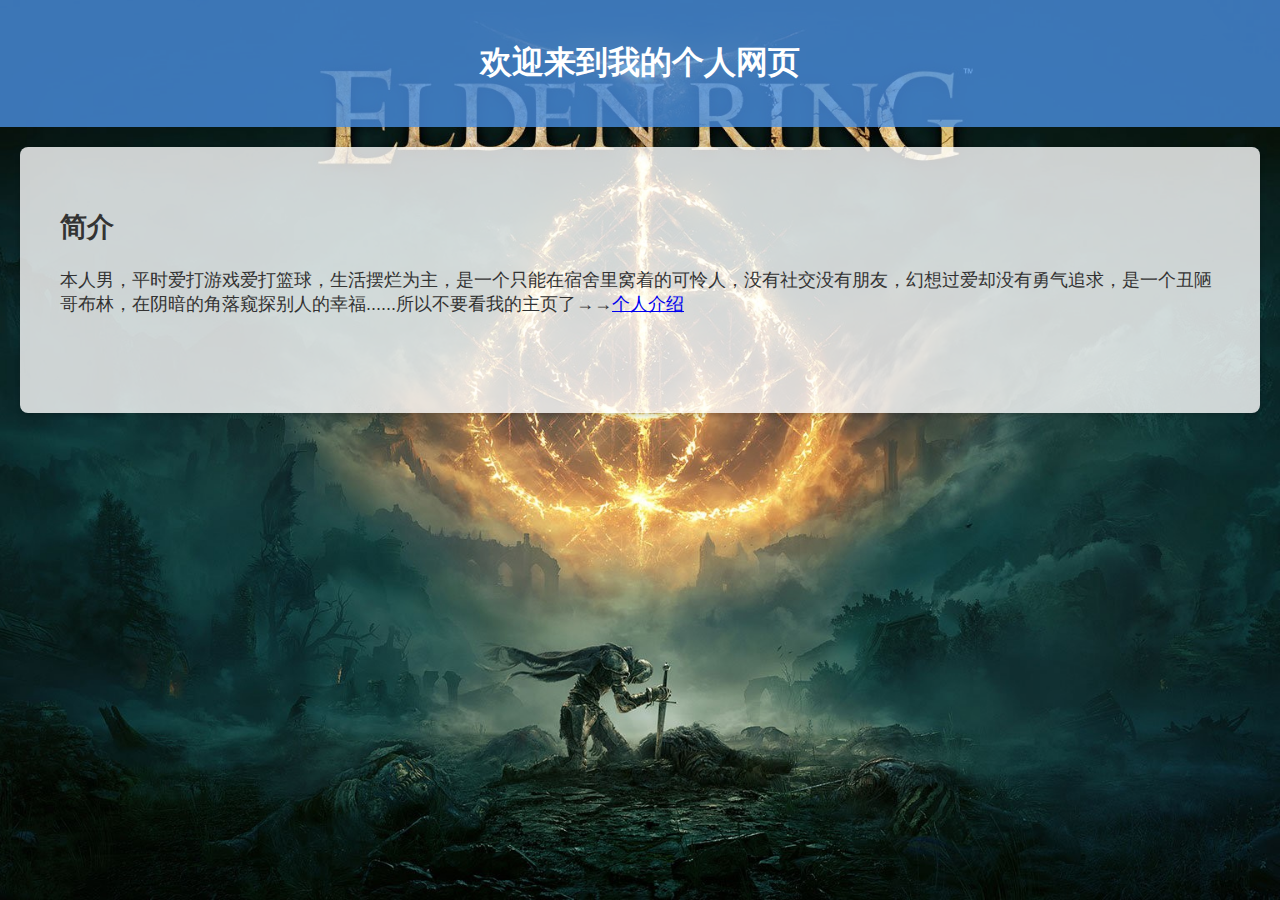
<file: index.html>
<!DOCTYPE html>
<html lang="en">
<head>
    <meta charset="UTF-8">
    <meta name="viewport" content="width=device-width, initial-scale=1.0">
    <title>我的个人网页</title>
    <link rel="stylesheet" href="styles.css">
</head>
<body>
    <header>
        <h1>欢迎来到我的个人网页</h1>
    </header>
    <main>
        <section>
            <h2>简介            </h2>
            <p>本人男，平时爱打游戏爱打篮球，生活摆烂为主，是一个只能在宿舍里窝着的可怜人，没有社交没有朋友，幻想过爱却没有勇气追求，是一个丑陋哥布林，在阴暗的角落窥探别人的幸福......所以不要看我的主页了→→<a href="2.html" target="_self">个人介绍</a><a href="关于我.html" target="_self"></a></p>
        </section>
        <section>
          <p>&nbsp;</p>
        </section>
    </main>
</body>
</html>
</file>
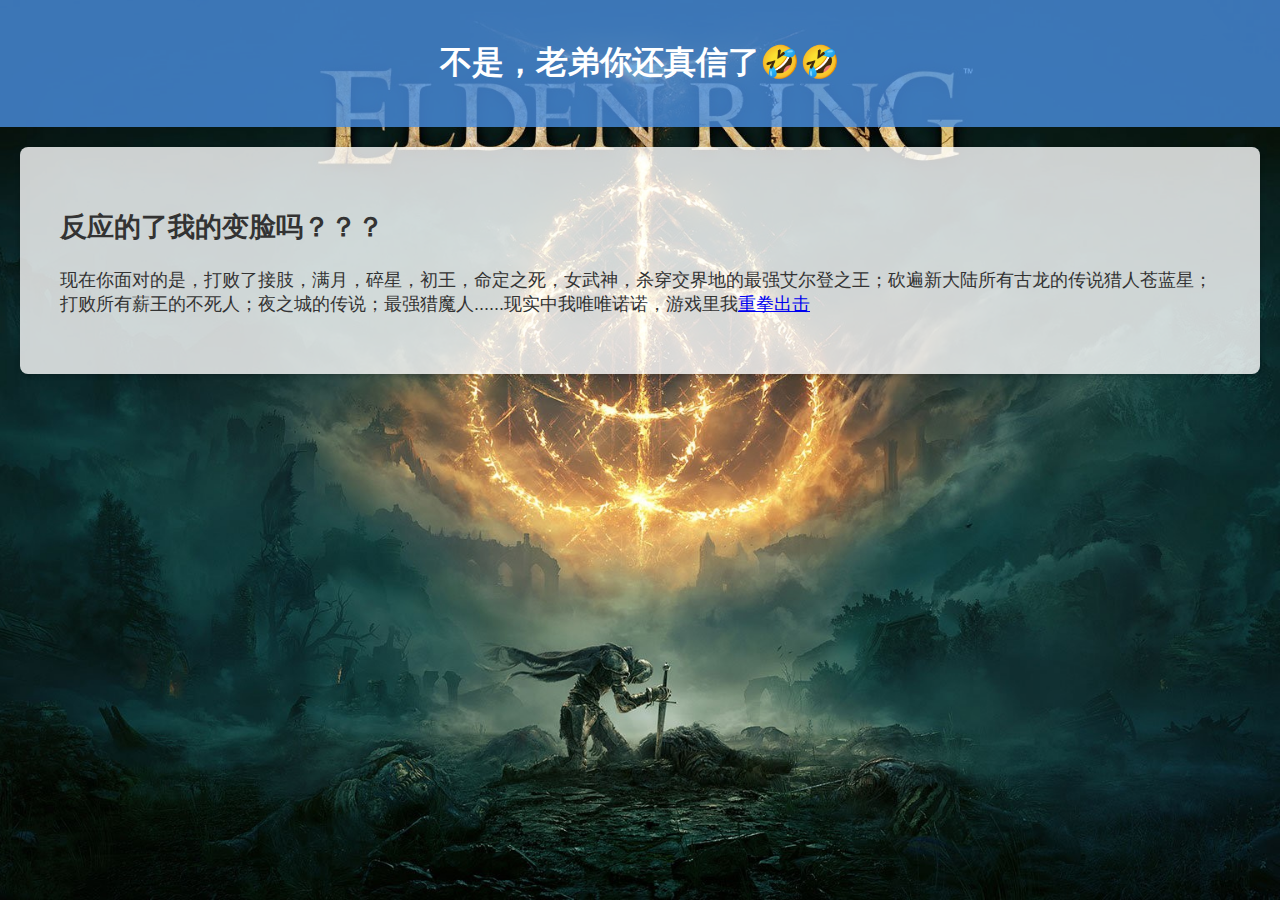
<file: 2.html>
<!DOCTYPE html>
<html lang="en">
<head>
    <meta charset="UTF-8">
    <meta name="viewport" content="width=device-width, initial-scale=1.0">
    <title>关于我</title>
    <link rel="stylesheet" href="styles.css">
</head>
<body>
    <header>
        <h1>不是，老弟你还真信了🤣🤣</h1>
        <nav>        </nav>
    </header>
    <main>
        <section>
            <h2>反应的了我的变脸吗？？？</h2>
            <p>现在你面对的是，打败了接肢，满月，碎星，初王，命定之死，女武神，杀穿交界地的最强艾尔登之王；砍遍新大陆所有古龙的传说猎人苍蓝星；打败所有薪王的不死人；夜之城的传说；最强猎魔人......现实中我唯唯诺诺，游戏里我<a href="3.html" target="_self">重拳出击</a><a href="项目.html" target="_self"></a></p>
        </section>
    </main>
<p>&nbsp;</p>
</body>
</html>
</file>
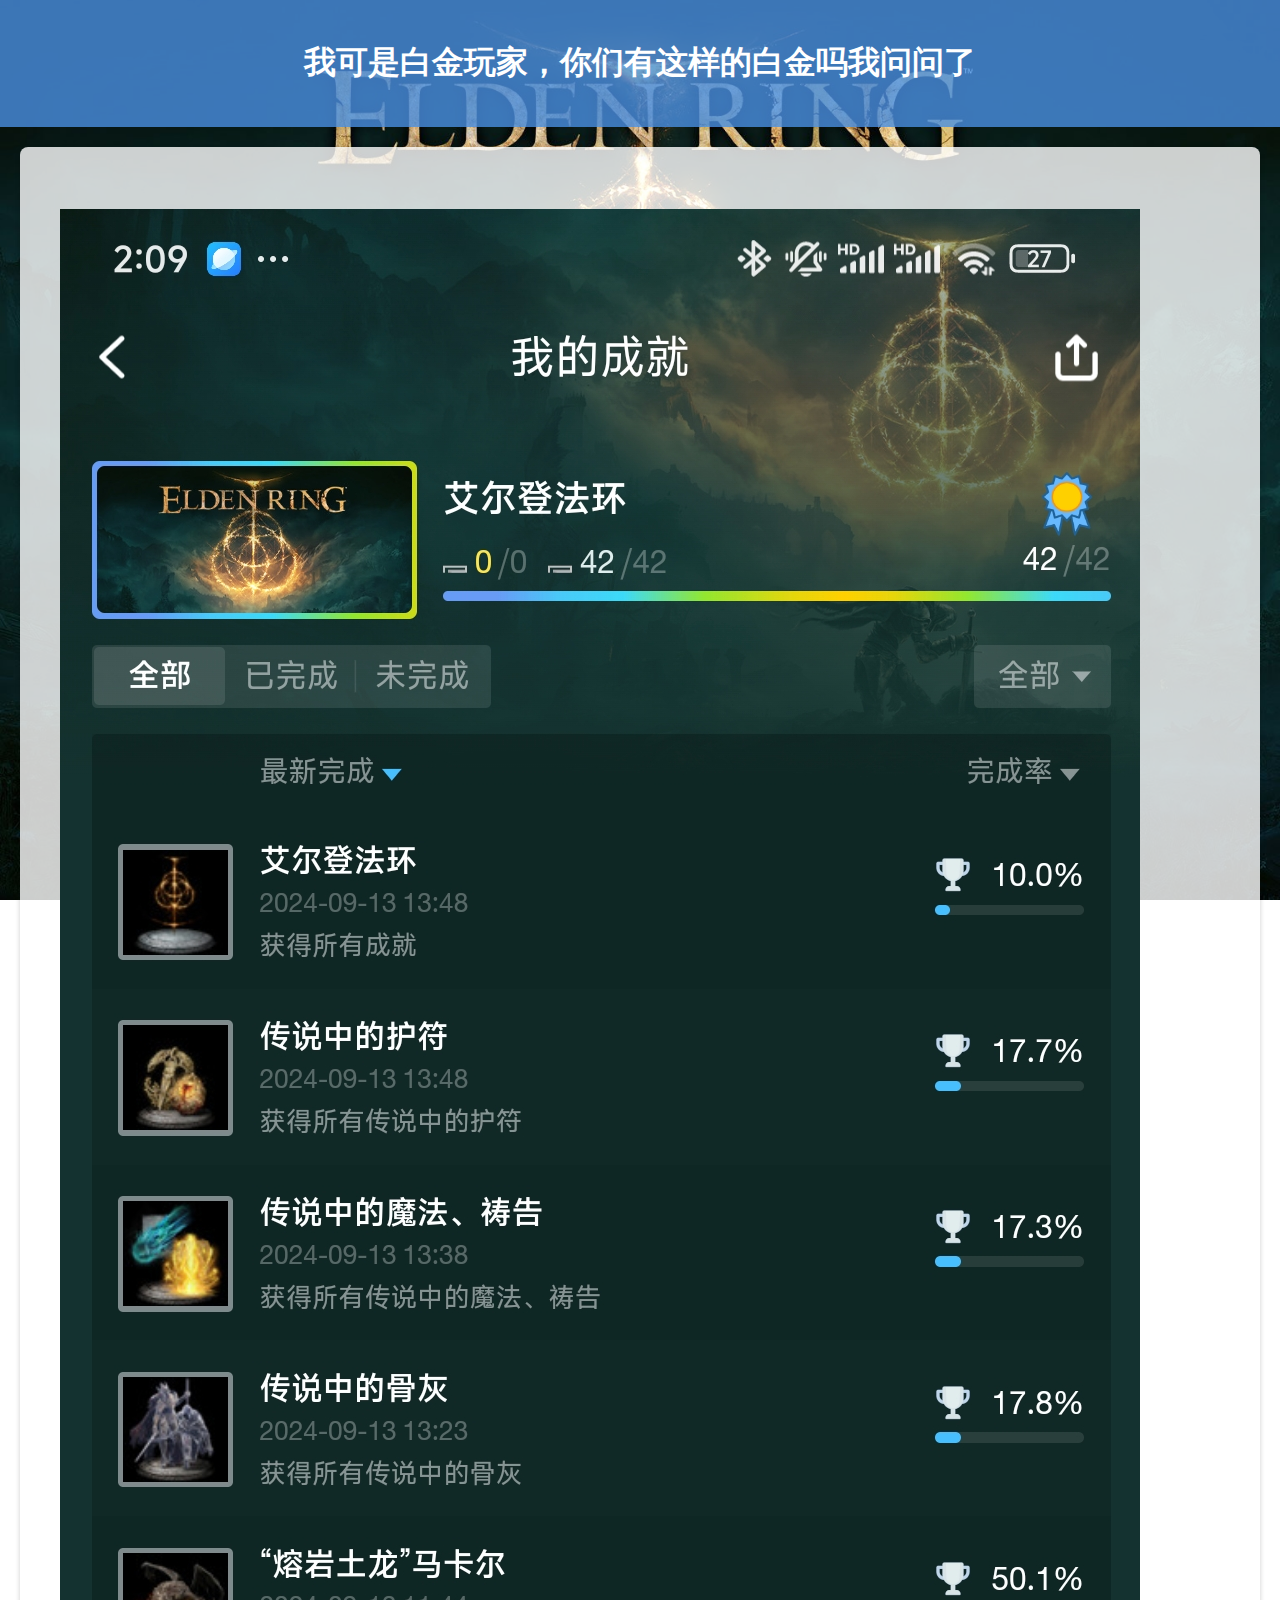
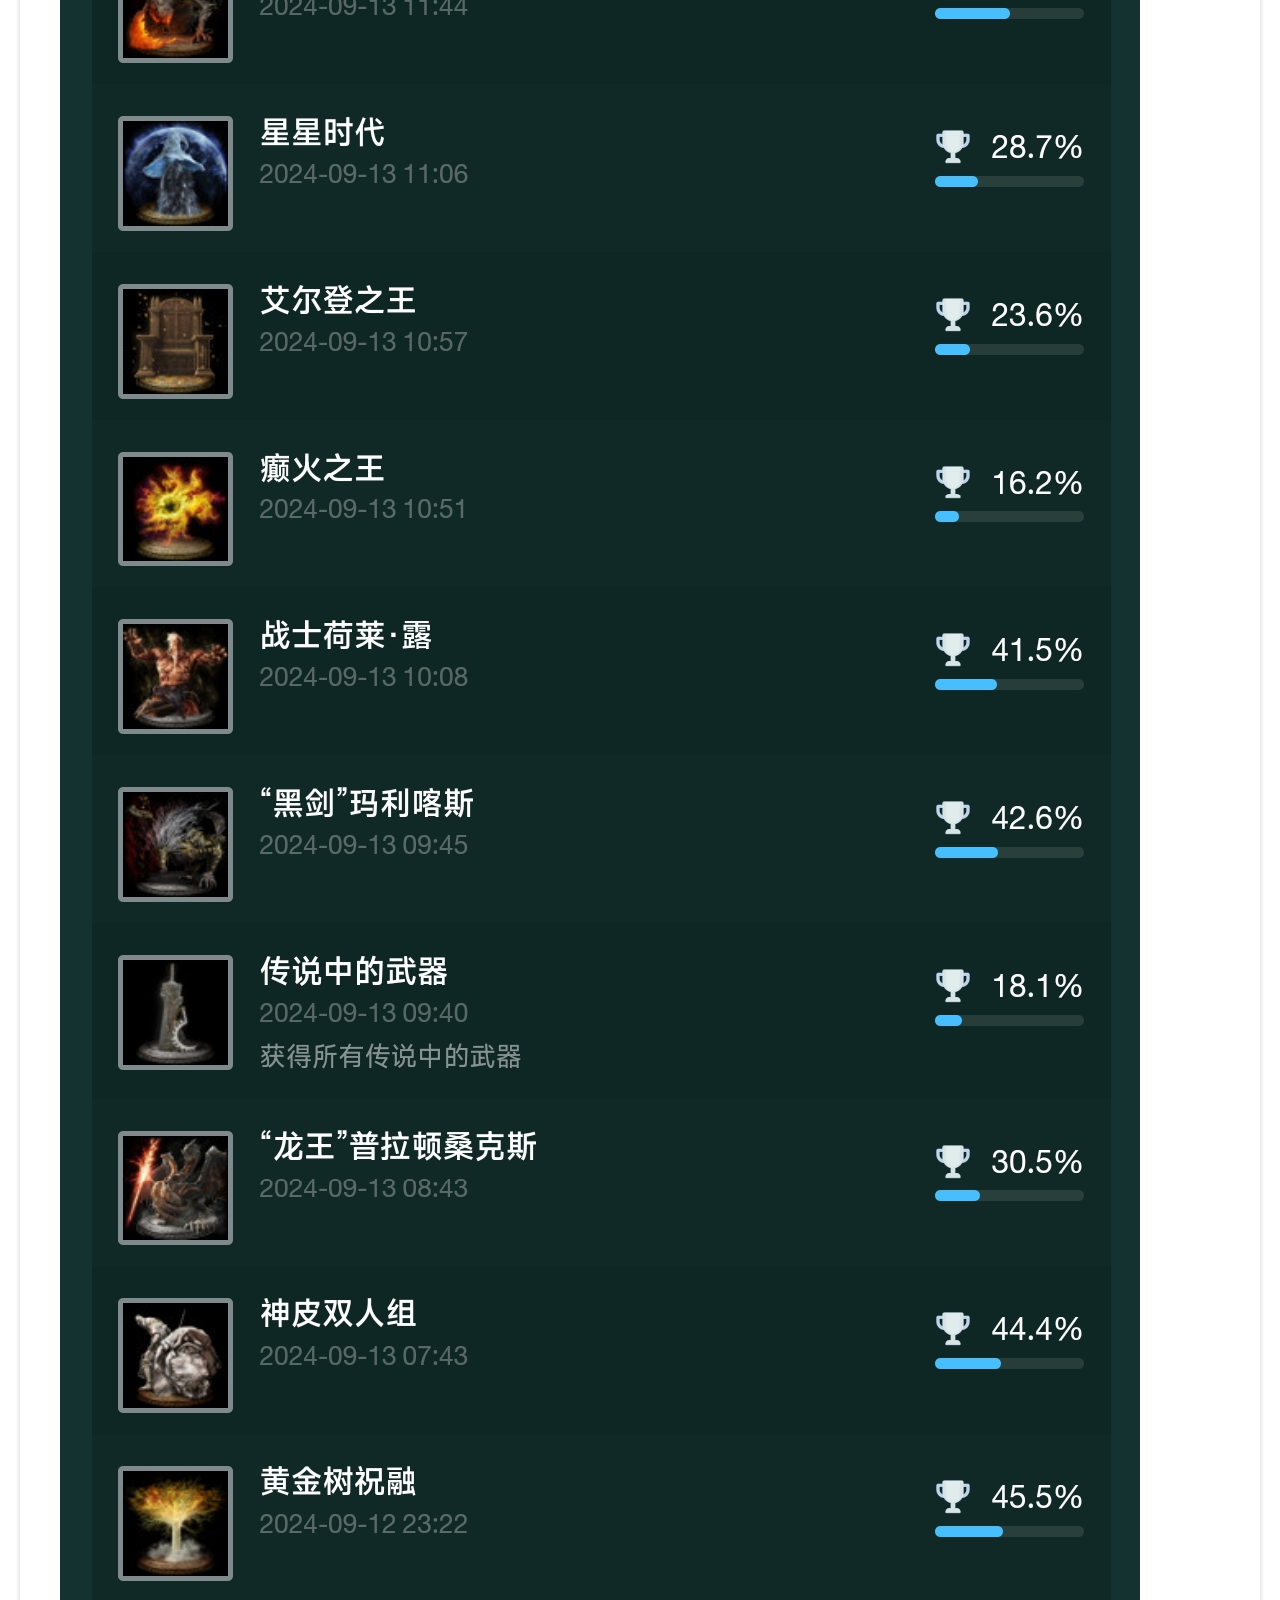
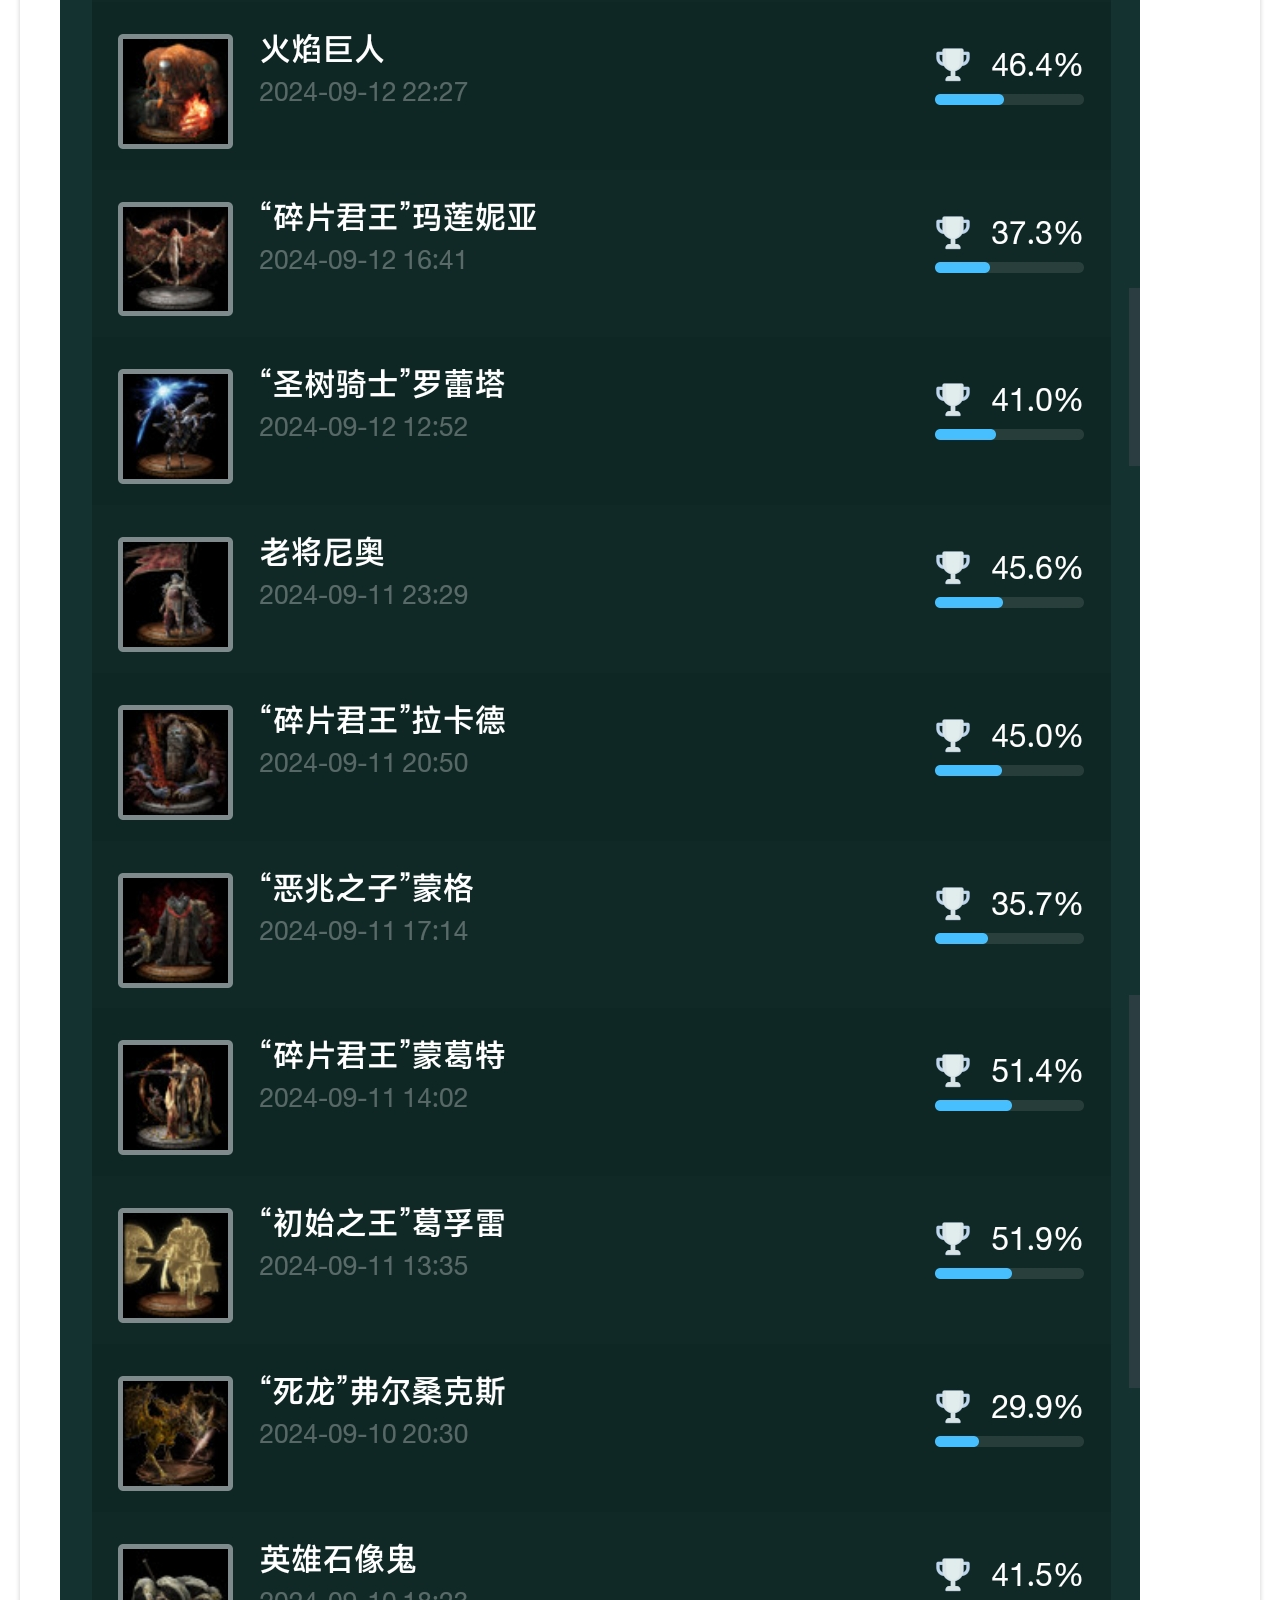
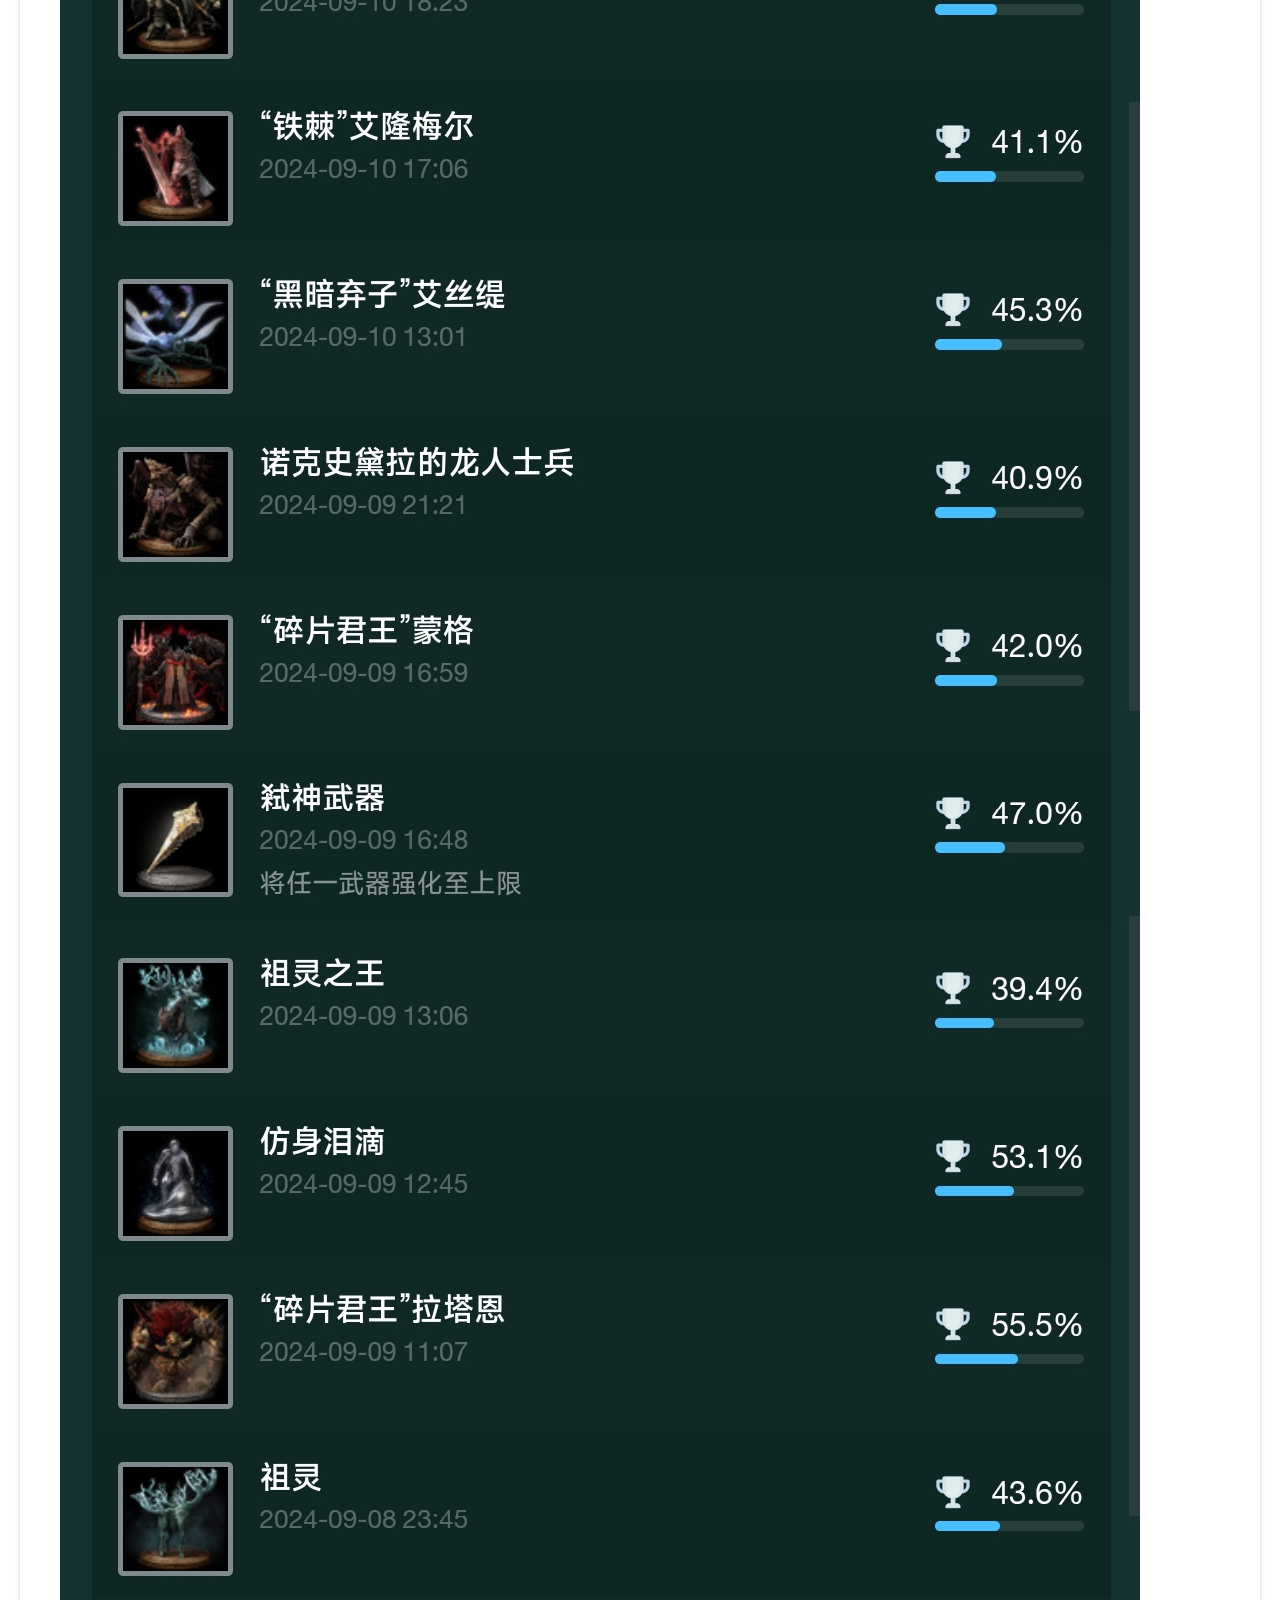
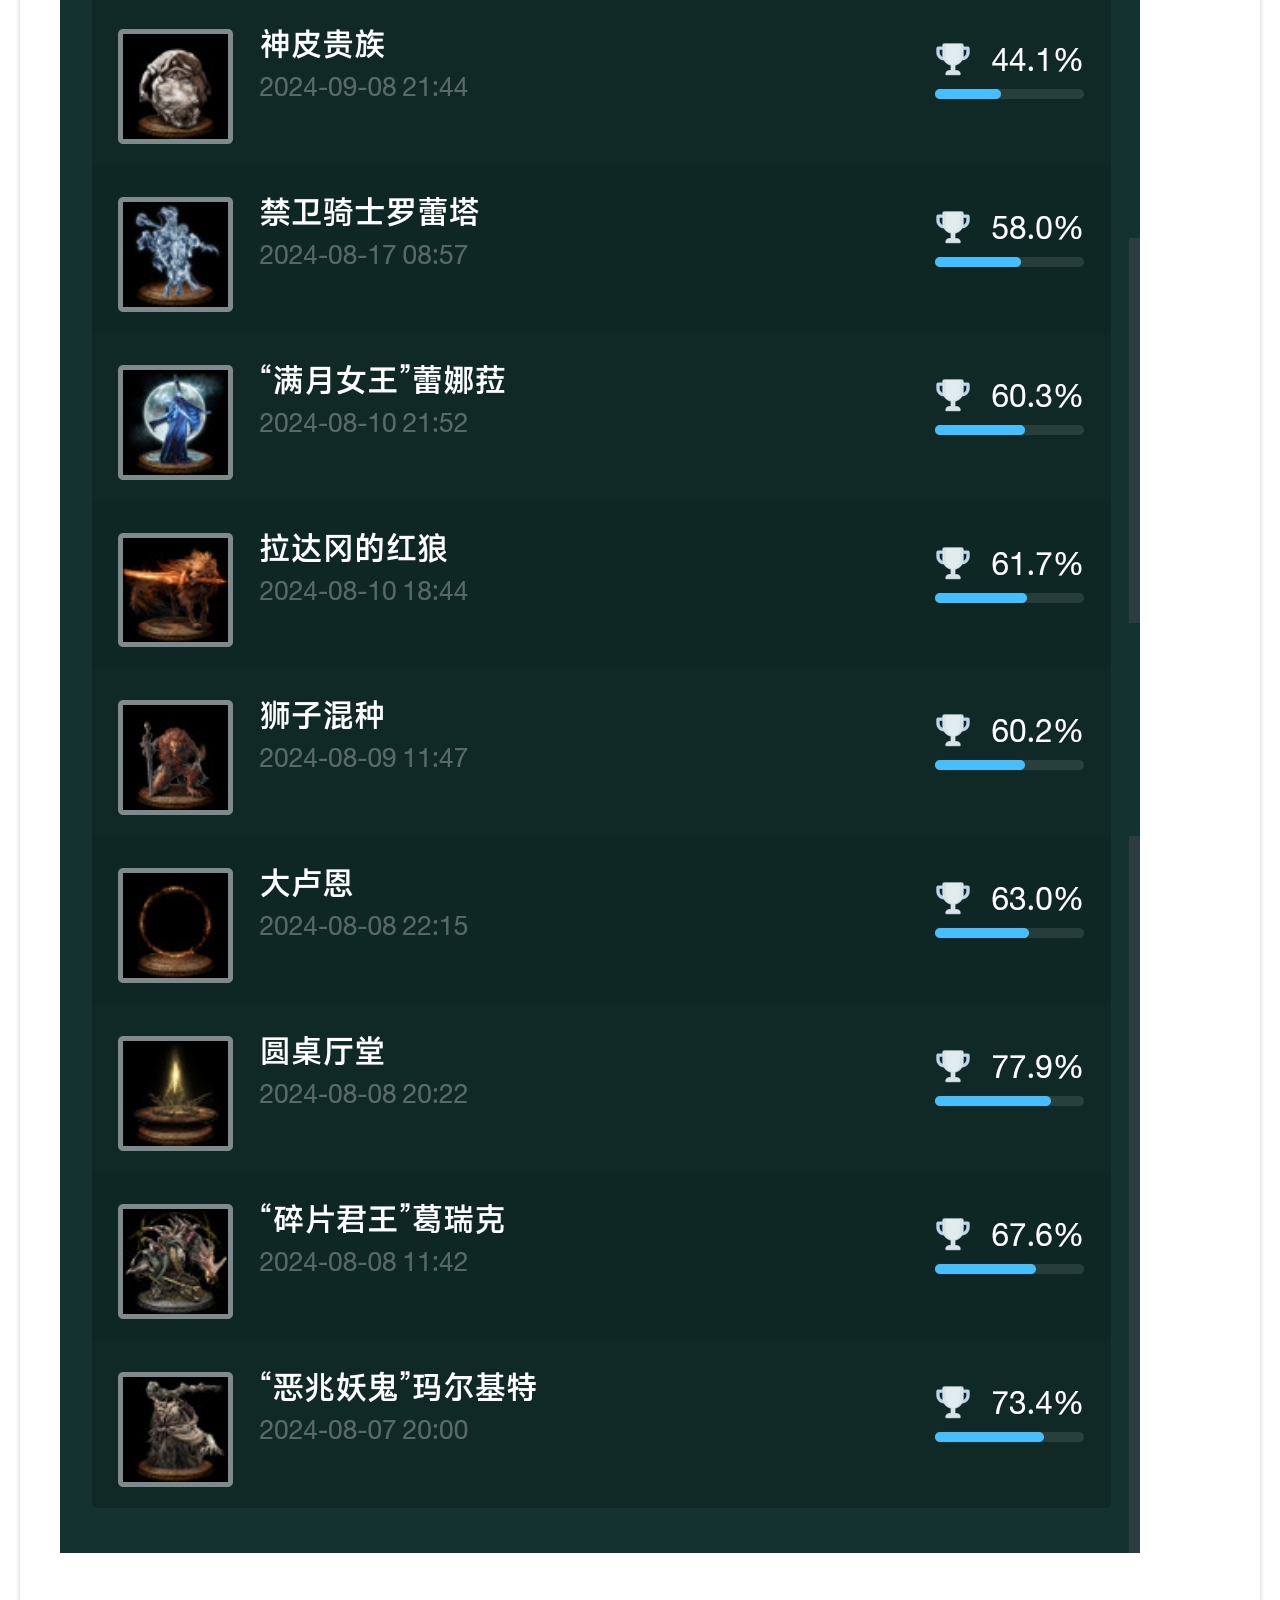
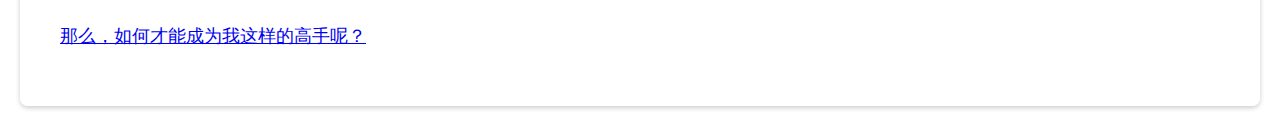
<file: 3.html>
<!DOCTYPE html>
<html lang="en">
<head>
    <meta charset="UTF-8">
    <meta name="viewport" content="width=device-width, initial-scale=1.0">
    <title>我的项目</title>
    <link rel="stylesheet" href="styles.css">
</head>
<body>
    <header>
        <h1>我可是白金玩家，你们有这样的白金吗我问问了</h1>
    </header>
    <main>
        <section>
            <h2><img src="114514.jpg" width="1080" height="7785" alt=""/></h2>
        </section>
      <p><a href="4.html">那么，如何才能成为我这样的高手呢？</a><a href="博客.html" target="_self"></a></p>
    </main>
</body>
</html>
</file>
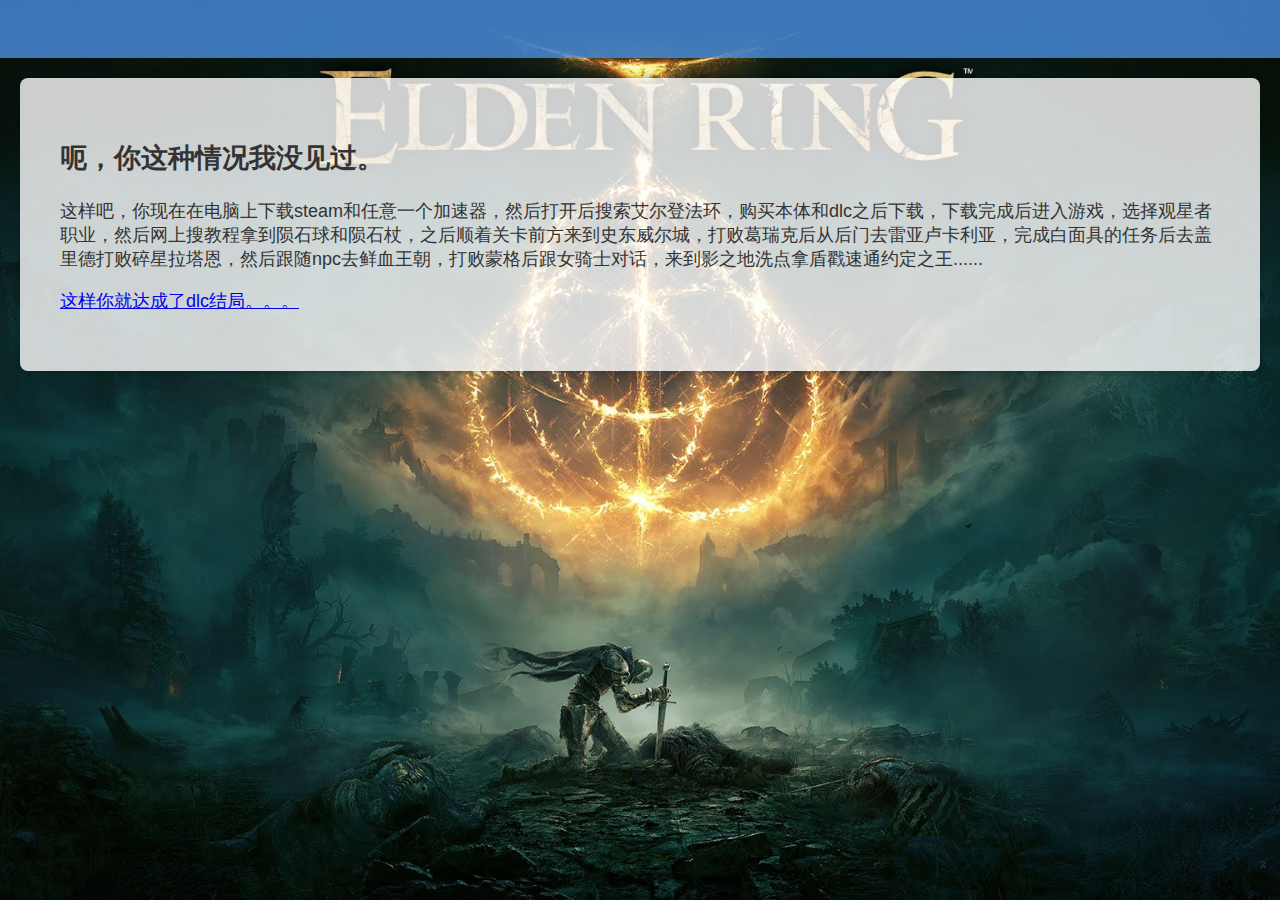
<file: 4.html>
<!DOCTYPE html>
<html lang="en">
<head>
    <meta charset="UTF-8">
    <meta name="viewport" content="width=device-width, initial-scale=1.0">
    <title>我的博客</title>
    <link rel="stylesheet" href="styles.css">
</head>
<body>
    <header>
<li> </li>
    </header>
    <main>
        <section>
            <h2>呃，你这种情况我没见过。</h2>
            <p>这样吧，你现在在电脑上下载steam和任意一个加速器，然后打开后搜索艾尔登法环，购买本体和dlc之后下载，下载完成后进入游戏，选择观星者职业，然后网上搜教程拿到陨石球和陨石杖，之后顺着关卡前方来到史东威尔城，打败葛瑞克后从后门去雷亚卢卡利亚，完成白面具的任务后去盖里德打败碎星拉塔恩，然后跟随npc去鲜血王朝，打败蒙格后跟女骑士对话，来到影之地洗点拿盾戳速通约定之王......</p>
        </section>
        <p><a href="5.html" target="_self">这样你就达成了dlc结局。。。</a><a href="联系我.html" target="_self"></a></p>
    </main>
</body>
</html>
</file>
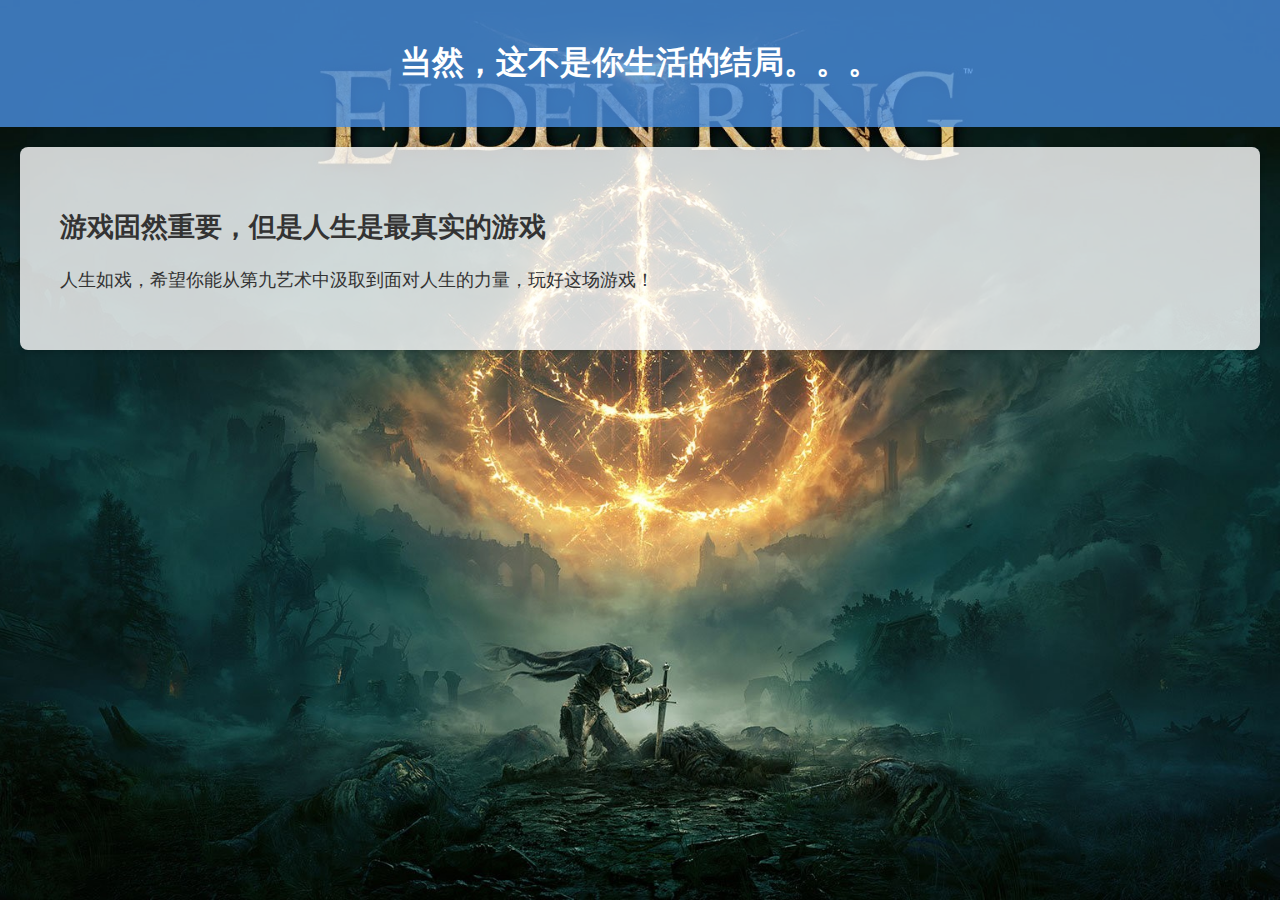
<file: 5.html>
<!DOCTYPE html>
<html lang="en">
<head>
    <meta charset="UTF-8">
    <meta name="viewport" content="width=device-width, initial-scale=1.0">
    <title>联系我</title>
    <link rel="stylesheet" href="styles.css">
</head>
<body>
    <header>
        <h1>当然，这不是你生活的结局。。。</h1>
</header>
    <main>
        <section>
            <h2>游戏固然重要，但是人生是最真实的游戏</h2>
            <p>人生如戏，希望你能从第九艺术中汲取到面对人生的力量，玩好这场游戏！</p>
        </section>
    </main>
</body>
</html>
</file>
<file: styles.css>
/* styles.css */
body {
    font-family: 'Open Sans', sans-serif; /* 设置字体 */
    margin: 0;
    padding: 0;
    background: url('1623398095_526209.jpg') no-repeat center center / cover fixed; /* 设置背景图片 */
    color: #333;
}

header, footer {
    background: rgba(74, 144, 226, 0.8); /* 设置头部和尾部背景颜色，半透明以便看到背景图片 */
    color: #fff;
    text-align: center;
    padding: 20px 0;
}

nav ul {
    list-style: none;
    padding: 0;
}

nav ul li {
    display: inline;
    margin-right: 20px;
}

nav ul li a {
    color: #fff;
    text-decoration: none;
    font-weight: bold;
}

main {
    padding: 40px;
    background: rgba(255, 255, 255, 0.8); /* 设置主要内容区域背景颜色，半透明以便看到背景图片 */
    margin: 20px;
    border-radius: 8px;
    box-shadow: 0 2px 5px rgba(0,0,0,0.2);
    font-size: 18px; /* 设置主要内容区域字体大小 */
}

footer {
    position: relative;
    bottom: 0;
    width: 100%;
    font-size: 0.9em;
}

/* 添加一些动画 */
nav ul li a:hover {
    color: #EAEAEA;
    transition: color 0.3s ease;
}

/* 响应式设计 */
@media (max-width: 768px) {
    nav ul li {
        display: block;
        margin-bottom: 10px;
    }
}
</file>
